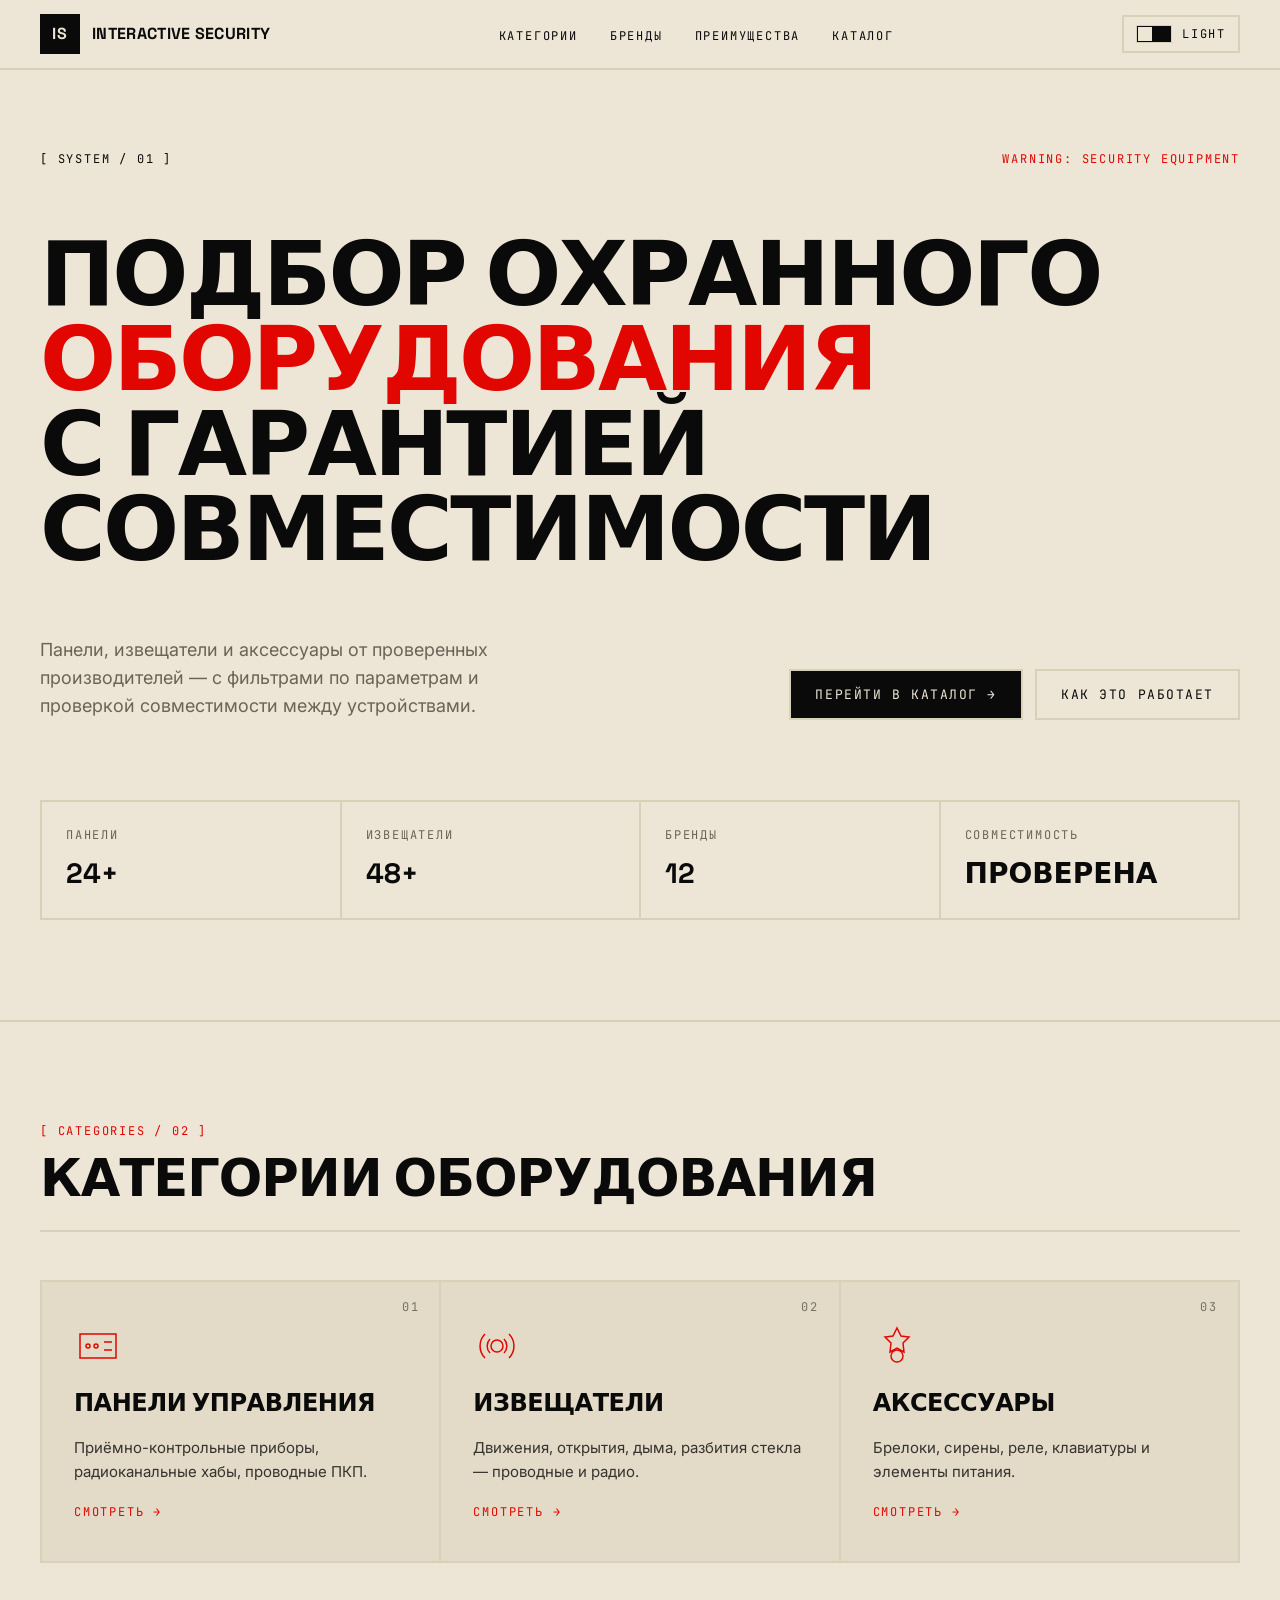
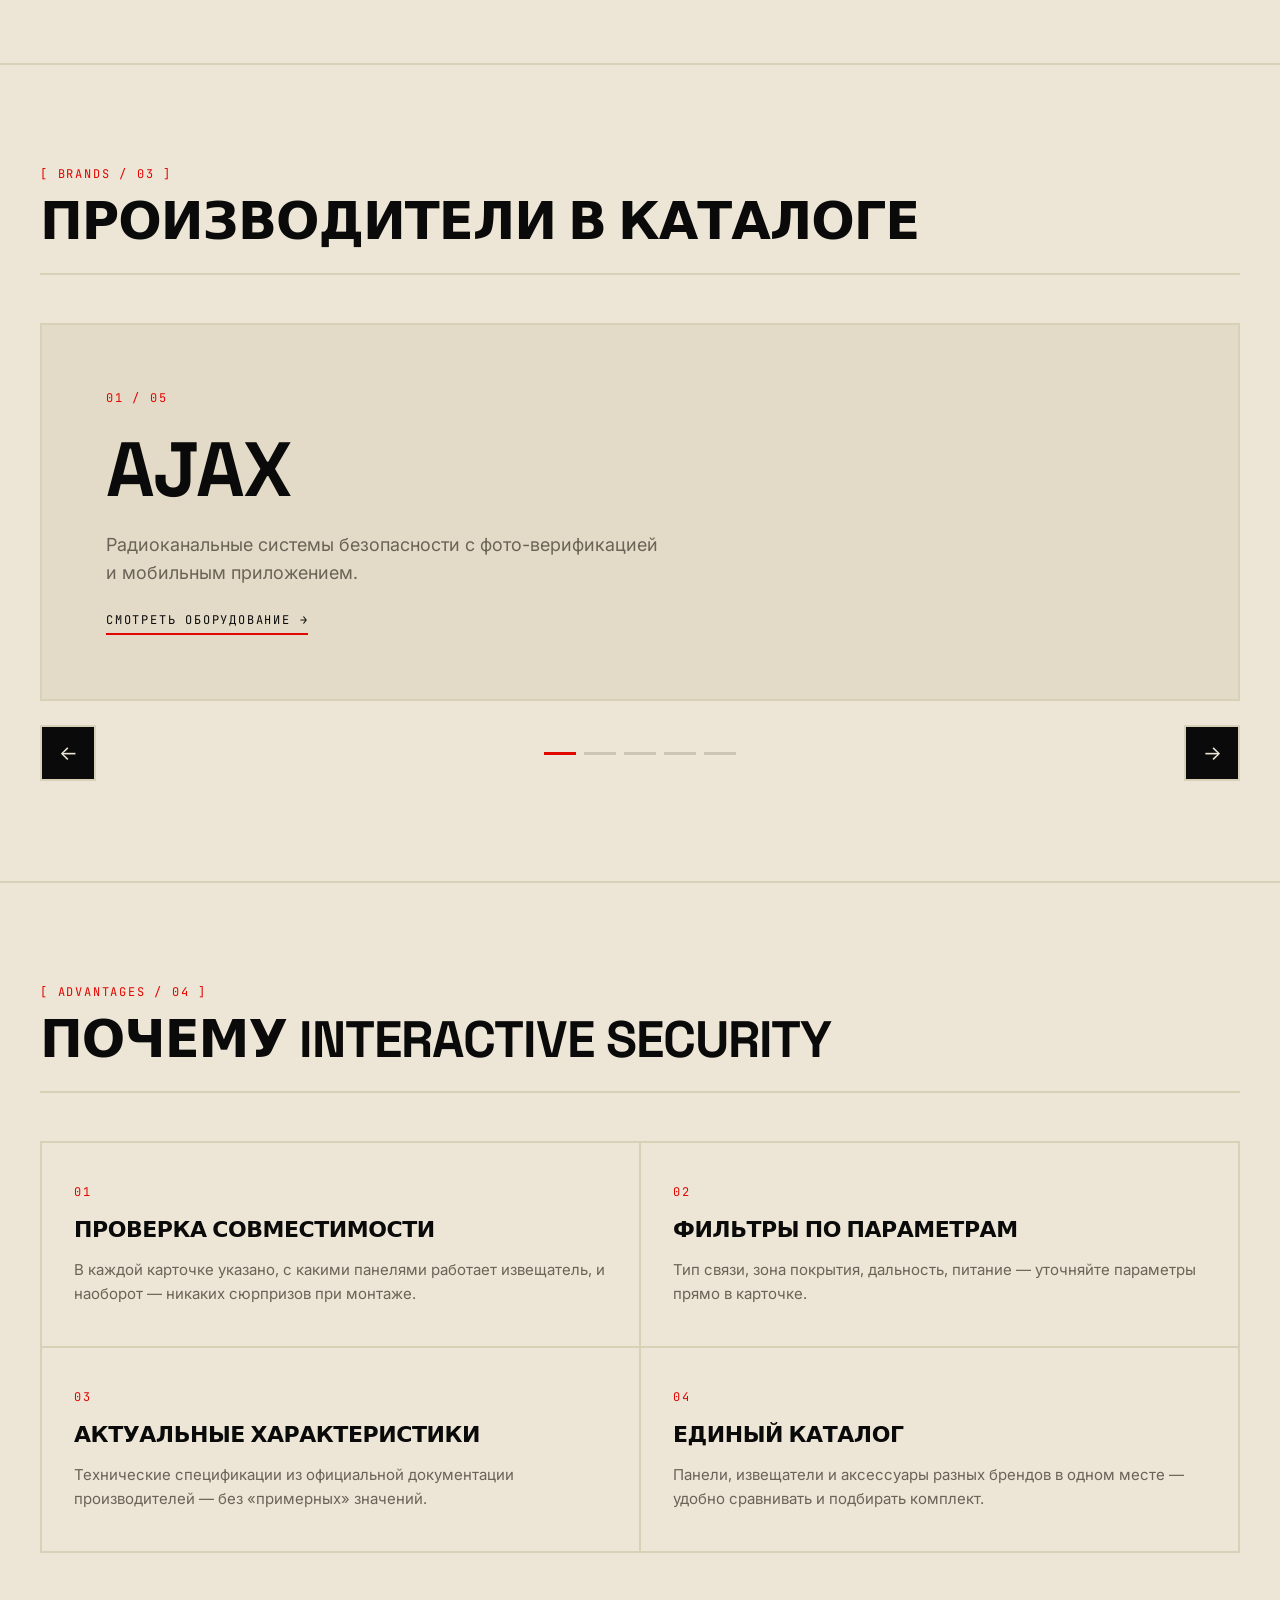
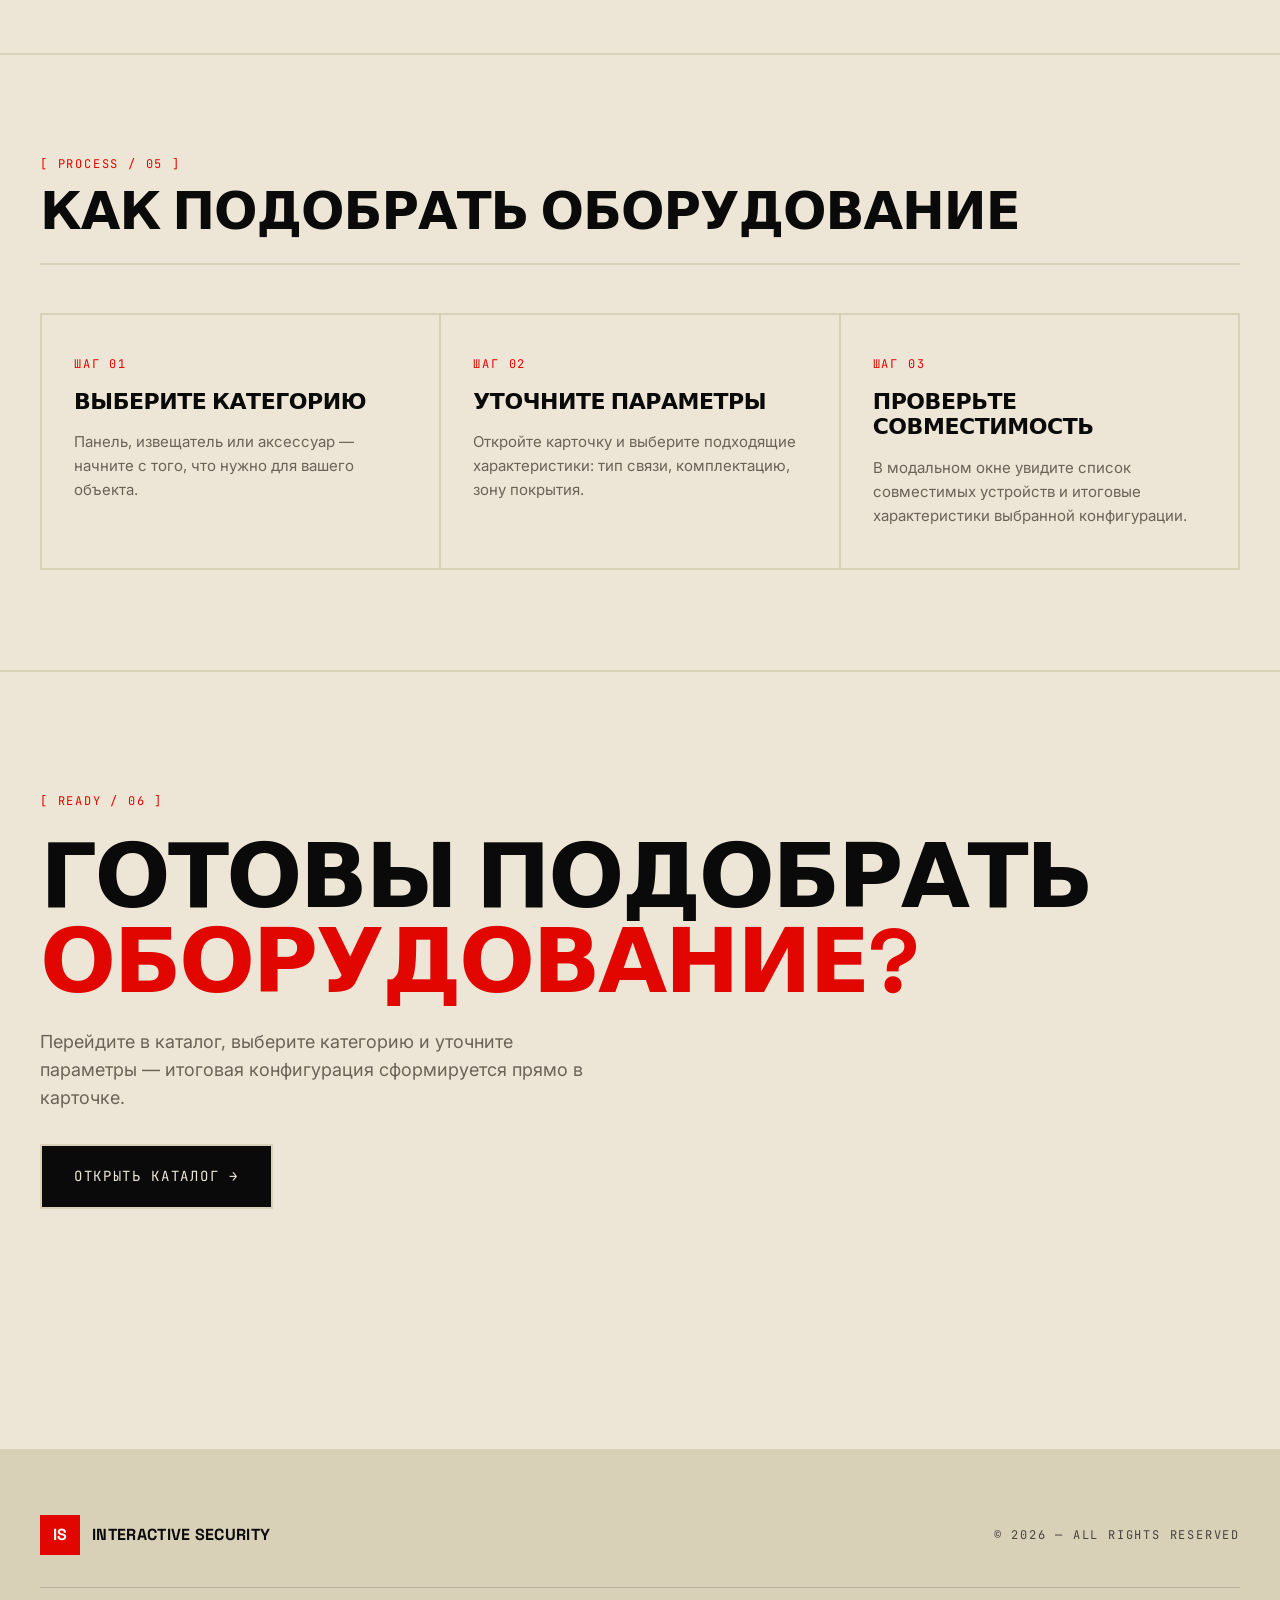
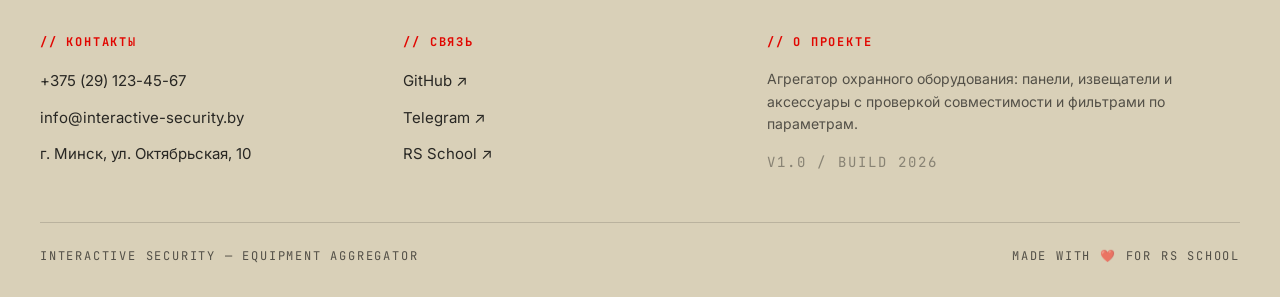
<file: index.html>
<!DOCTYPE html>
<html lang="ru">
<head>
  <meta charset="UTF-8">
  <meta name="viewport" content="width=device-width, initial-scale=1.0">
  <title>Interactive Security — агрегатор охранного оборудования</title>
  <meta name="description" content="Подбор охранного оборудования: панели, извещатели и аксессуары с проверкой совместимости и фильтрами по параметрам.">

  <link rel="icon" href="resources/favicon.svg" type="image/svg+xml">
  <link rel="preconnect" href="https://fonts.googleapis.com">
  <link rel="preconnect" href="https://fonts.gstatic.com" crossorigin>
  <link href="https://fonts.googleapis.com/css2?family=Inter:wght@400;500;600&family=JetBrains+Mono:wght@400;500&family=Space+Grotesk:wght@500;700&display=swap" rel="stylesheet">
  <link rel="stylesheet" href="css/style.css">

  <!-- Anti-FOUC темы -->
  <script>
    (function () {
      var t = localStorage.getItem('theme');
      if (t !== 'light' && t !== 'dark') {
        t = window.matchMedia('(prefers-color-scheme: dark)').matches ? 'dark' : 'light';
      }
      document.documentElement.dataset.theme = t;
    })();
  </script>
</head>
<body>

  <!-- ============ HEADER ============ -->
  <header class="header">
    <div class="header__inner">
      <a href="index.html" class="header__logo" aria-label="Interactive Security — на главную">
        <span class="header__logo-mark">IS</span>
        <span class="header__logo-text">Interactive&nbsp;Security</span>
      </a>

      <nav class="nav" aria-label="Основная навигация">
        <ul class="nav__list">
          <li><a class="nav__link" href="#catalog-preview">Категории</a></li>
          <li><a class="nav__link" href="#brands">Бренды</a></li>
          <li><a class="nav__link" href="#features">Преимущества</a></li>
          <li><a class="nav__link" href="catalog.html">Каталог</a></li>
        </ul>
      </nav>

      <div class="header__actions">
        <button
          class="theme-toggle"
          type="button"
          role="switch"
          aria-checked="false"
          aria-label="Переключить тему"
          data-theme-toggle
        >
          <span class="theme-toggle__track">
            <span class="theme-toggle__thumb"></span>
          </span>
          <span class="theme-toggle__label mono" data-theme-label>LIGHT</span>
        </button>

        <button
          class="burger"
          type="button"
          aria-label="Открыть меню"
          aria-expanded="false"
          aria-controls="mobileMenu"
          data-burger
        >
          <span></span><span></span><span></span>
        </button>
      </div>
    </div>

    <div class="mobile-menu" id="mobileMenu">
      <ul class="mobile-menu__list">
        <li><a href="#catalog-preview">Категории</a></li>
        <li><a href="#brands">Бренды</a></li>
        <li><a href="#features">Преимущества</a></li>
        <li><a href="catalog.html">Каталог</a></li>
      </ul>
    </div>
  </header>

  <main>

    <!-- ============ 1. HERO ============ -->
    <section class="hero" id="hero">
      <div class="container hero__inner">
        <div class="hero__top">
          <span class="mono">[ SYSTEM / 01 ]</span>
          <span class="mono hero__warning">WARNING: SECURITY EQUIPMENT</span>
        </div>

        <h1 class="hero__title">
          Подбор&nbsp;охранного<br>
          <span class="hero__title-accent">оборудования</span><br>
          с&nbsp;гарантией совместимости
        </h1>

        <div class="hero__bottom">
          <p class="hero__lead">
            Панели, извещатели и аксессуары от проверенных производителей —
            с фильтрами по параметрам и проверкой совместимости между устройствами.
          </p>

          <div class="hero__actions">
            <a class="btn" href="catalog.html">Перейти в каталог →</a>
            <a class="btn btn--ghost" href="#features">Как это работает</a>
          </div>
        </div>

        <div class="hero__meta">
          <div class="hero__meta-item">
            <span class="mono hero__meta-label">Панели</span>
            <span class="hero__meta-value">24+</span>
          </div>
          <div class="hero__meta-item">
            <span class="mono hero__meta-label">Извещатели</span>
            <span class="hero__meta-value">48+</span>
          </div>
          <div class="hero__meta-item">
            <span class="mono hero__meta-label">Бренды</span>
            <span class="hero__meta-value">12</span>
          </div>
          <div class="hero__meta-item">
            <span class="mono hero__meta-label">Совместимость</span>
            <span class="hero__meta-value">проверена</span>
          </div>
        </div>
      </div>
    </section>

    <!-- ============ 2. КАТЕГОРИИ ============ -->
    <section class="categories" id="catalog-preview">
      <div class="container">
        <div class="section-head">
          <span class="mono section-head__label">[ CATEGORIES / 02 ]</span>
          <h2 class="section-head__title">Категории оборудования</h2>
        </div>

        <div class="categories__grid">

          <a class="category-card" href="catalog.html#panels">
            <span class="category-card__num mono">01</span>
            <div class="category-card__icon" aria-hidden="true">
              <svg viewBox="0 0 48 48" fill="none" stroke="currentColor" stroke-width="1.5">
                <rect x="6" y="12" width="36" height="24"/>
                <circle cx="14" cy="24" r="2"/>
                <circle cx="22" cy="24" r="2"/>
                <path d="M30 20h8M30 28h8"/>
              </svg>
            </div>
            <h3 class="category-card__title">Панели управления</h3>
            <p class="category-card__desc">
              Приёмно-контрольные приборы, радиоканальные хабы, проводные ПКП.
            </p>
            <span class="category-card__more mono">Смотреть →</span>
          </a>

          <a class="category-card" href="catalog.html#detectors">
            <span class="category-card__num mono">02</span>
            <div class="category-card__icon" aria-hidden="true">
              <svg viewBox="0 0 48 48" fill="none" stroke="currentColor" stroke-width="1.5">
                <circle cx="24" cy="24" r="6"/>
                <path d="M12 12a17 17 0 0 0 0 24M36 12a17 17 0 0 1 0 24"/>
                <path d="M17 17a10 10 0 0 0 0 14M31 17a10 10 0 0 1 0 14"/>
              </svg>
            </div>
            <h3 class="category-card__title">Извещатели</h3>
            <p class="category-card__desc">
              Движения, открытия, дыма, разбития стекла — проводные и радио.
            </p>
            <span class="category-card__more mono">Смотреть →</span>
          </a>

          <a class="category-card" href="catalog.html#accessories">
            <span class="category-card__num mono">03</span>
            <div class="category-card__icon" aria-hidden="true">
              <svg viewBox="0 0 48 48" fill="none" stroke="currentColor" stroke-width="1.5">
                <path d="M24 6l4 8 8 1-6 6 1 9-7-4-7 4 1-9-6-6 8-1z"/>
                <circle cx="24" cy="34" r="6"/>
              </svg>
            </div>
            <h3 class="category-card__title">Аксессуары</h3>
            <p class="category-card__desc">
              Брелоки, сирены, реле, клавиатуры и элементы питания.
            </p>
            <span class="category-card__more mono">Смотреть →</span>
          </a>

        </div>
      </div>
    </section>

    <!-- ============ 3. СЛАЙДЕР БРЕНДОВ ============ -->
    <section class="slider" id="brands">
      <div class="container">
        <div class="section-head">
          <span class="mono section-head__label">[ BRANDS / 03 ]</span>
          <h2 class="section-head__title">Производители в каталоге</h2>
        </div>

        <div class="slider__viewport">
          <ul class="slider__track" data-slider-track>
            <li class="slide">
              <span class="slide__num mono">01 / 05</span>
              <h3 class="slide__brand">Ajax</h3>
              <p class="slide__desc">
                Радиоканальные системы безопасности с фото-верификацией
                и мобильным приложением.
              </p>
              <a class="slide__link mono" href="catalog.html">Смотреть оборудование →</a>
            </li>

            <li class="slide">
              <span class="slide__num mono">02 / 05</span>
              <h3 class="slide__brand">Bolid</h3>
              <p class="slide__desc">
                Российский производитель проводных и радиоканальных систем
                для объектов любого масштаба.
              </p>
              <a class="slide__link mono" href="catalog.html">Смотреть оборудование →</a>
            </li>

            <li class="slide">
              <span class="slide__num mono">03 / 05</span>
              <h3 class="slide__brand">Hikvision</h3>
              <p class="slide__desc">
                Интегрированные решения: видеонаблюдение, СКУД и охранная
                сигнализация в одной экосистеме.
              </p>
              <a class="slide__link mono" href="catalog.html">Смотреть оборудование →</a>
            </li>

            <li class="slide">
              <span class="slide__num mono">04 / 05</span>
              <h3 class="slide__brand">Rielta</h3>
              <p class="slide__desc">
                Широкая линейка извещателей и приёмно-контрольных приборов
                для профессионального монтажа.
              </p>
              <a class="slide__link mono" href="catalog.html">Смотреть оборудование →</a>
            </li>

            <li class="slide">
              <span class="slide__num mono">05 / 05</span>
              <h3 class="slide__brand">DSC</h3>
              <p class="slide__desc">
                Проверенные временем проводные и беспроводные панели
                для дома и бизнеса.
              </p>
              <a class="slide__link mono" href="catalog.html">Смотреть оборудование →</a>
            </li>
          </ul>
        </div>

        <div class="slider__controls">
          <button class="slider__btn" type="button" aria-label="Предыдущий слайд" data-slider-prev>
            ←
          </button>

          <div class="slider__dots" data-slider-dots aria-hidden="true">
            <span class="slider__dot is-active"></span>
            <span class="slider__dot"></span>
            <span class="slider__dot"></span>
            <span class="slider__dot"></span>
            <span class="slider__dot"></span>
          </div>

          <button class="slider__btn" type="button" aria-label="Следующий слайд" data-slider-next>
            →
          </button>
        </div>
      </div>
    </section>

    <!-- ============ 4. ПРЕИМУЩЕСТВА ============ -->
    <section class="features" id="features">
      <div class="container">
        <div class="section-head">
          <span class="mono section-head__label">[ ADVANTAGES / 04 ]</span>
          <h2 class="section-head__title">Почему Interactive Security</h2>
        </div>

        <div class="features__grid">

          <article class="feature">
            <span class="feature__num mono">01</span>
            <h3 class="feature__title">Проверка совместимости</h3>
            <p class="feature__desc">
              В каждой карточке указано, с какими панелями работает
              извещатель, и наоборот — никаких сюрпризов при монтаже.
            </p>
          </article>

          <article class="feature">
            <span class="feature__num mono">02</span>
            <h3 class="feature__title">Фильтры по параметрам</h3>
            <p class="feature__desc">
              Тип связи, зона покрытия, дальность, питание —
              уточняйте параметры прямо в карточке.
            </p>
          </article>

          <article class="feature">
            <span class="feature__num mono">03</span>
            <h3 class="feature__title">Актуальные характеристики</h3>
            <p class="feature__desc">
              Технические спецификации из официальной документации
              производителей — без «примерных» значений.
            </p>
          </article>

          <article class="feature">
            <span class="feature__num mono">04</span>
            <h3 class="feature__title">Единый каталог</h3>
            <p class="feature__desc">
              Панели, извещатели и аксессуары разных брендов
              в одном месте — удобно сравнивать и подбирать комплект.
            </p>
          </article>

        </div>
      </div>
    </section>

    <!-- ============ 5. КАК ПОДОБРАТЬ ============ -->
    <section class="steps" id="how">
      <div class="container">
        <div class="section-head">
          <span class="mono section-head__label">[ PROCESS / 05 ]</span>
          <h2 class="section-head__title">Как подобрать оборудование</h2>
        </div>

        <ol class="steps__list">
          <li class="step">
            <span class="step__num mono">Шаг 01</span>
            <h3 class="step__title">Выберите категорию</h3>
            <p class="step__desc">
              Панель, извещатель или аксессуар — начните с того,
              что нужно для вашего объекта.
            </p>
          </li>

          <li class="step">
            <span class="step__num mono">Шаг 02</span>
            <h3 class="step__title">Уточните параметры</h3>
            <p class="step__desc">
              Откройте карточку и выберите подходящие характеристики:
              тип связи, комплектацию, зону покрытия.
            </p>
          </li>

          <li class="step">
            <span class="step__num mono">Шаг 03</span>
            <h3 class="step__title">Проверьте совместимость</h3>
            <p class="step__desc">
              В модальном окне увидите список совместимых устройств
              и итоговые характеристики выбранной конфигурации.
            </p>
          </li>
        </ol>
      </div>
    </section>

    <!-- ============ 6. CTA ============ -->
    <section class="cta" id="cta">
      <div class="container cta__inner">
        <span class="mono cta__label">[ READY / 06 ]</span>
        <h2 class="cta__title">
          Готовы&nbsp;подобрать<br>
          <span class="cta__title-accent">оборудование?</span>
        </h2>
        <p class="cta__lead">
          Перейдите в каталог, выберите категорию и уточните параметры —
          итоговая конфигурация сформируется прямо в карточке.
        </p>
        <a class="btn btn--lg" href="catalog.html">Открыть каталог →</a>
      </div>
    </section>

  </main>

  <!-- ============ FOOTER ============ -->
  <footer class="footer">
    <div class="container footer__inner">

      <div class="footer__top">
        <a href="index.html" class="footer__logo" aria-label="Interactive Security — на главную">
          <span class="footer__logo-mark">IS</span>
          <span class="footer__logo-text">Interactive&nbsp;Security</span>
        </a>
        <p class="footer__copy mono">© 2026 — ALL RIGHTS RESERVED</p>
      </div>

      <div class="footer__grid">
        <div class="footer__col">
          <h3 class="footer__heading mono">// Контакты</h3>
          <ul class="footer__list">
            <li><a href="tel:+375291234567" class="footer__link">+375 (29) 123-45-67</a></li>
            <li><a href="mailto:info@interactive-security.by" class="footer__link">info@interactive-security.by</a></li>
            <li>
              <a href="https://yandex.by/maps/?text=Минск,ул.Октябрьская,10"
                 target="_blank" rel="noopener noreferrer" class="footer__link">
                г. Минск, ул. Октябрьская, 10
              </a>
            </li>
          </ul>
        </div>

        <div class="footer__col">
          <h3 class="footer__heading mono">// Связь</h3>
          <ul class="footer__list">
            <li><a href="https://github.com/bobscrew" target="_blank" rel="noopener noreferrer" class="footer__link">GitHub ↗</a></li>
            <li><a href="https://t.me/CIUNIT" target="_blank" rel="noopener noreferrer" class="footer__link">Telegram ↗</a></li>
            <li><a href="https://rs.school/" target="_blank" rel="noopener noreferrer" class="footer__link">RS School ↗</a></li>
          </ul>
        </div>

        <div class="footer__col">
          <h3 class="footer__heading mono">// О проекте</h3>
          <p class="footer__text">
            Агрегатор охранного оборудования: панели, извещатели и аксессуары
            с проверкой совместимости и фильтрами по параметрам.
          </p>
          <p class="footer__text mono footer__version">v1.0 / build 2026</p>
        </div>
      </div>

      <div class="footer__bottom">
        <span class="mono">INTERACTIVE SECURITY — EQUIPMENT AGGREGATOR</span>
        <span class="mono">MADE WITH ❤️ FOR RS SCHOOL</span>
      </div>

    </div>
  </footer>

<script type="module">
  import { initTheme } from './js/theme.js';
  import { initSlider } from './js/slider.js';
  import { initBurger } from './js/burger.js';

  initTheme();
  initBurger();
  initSlider();
</script>
</body>
</html>
</file>
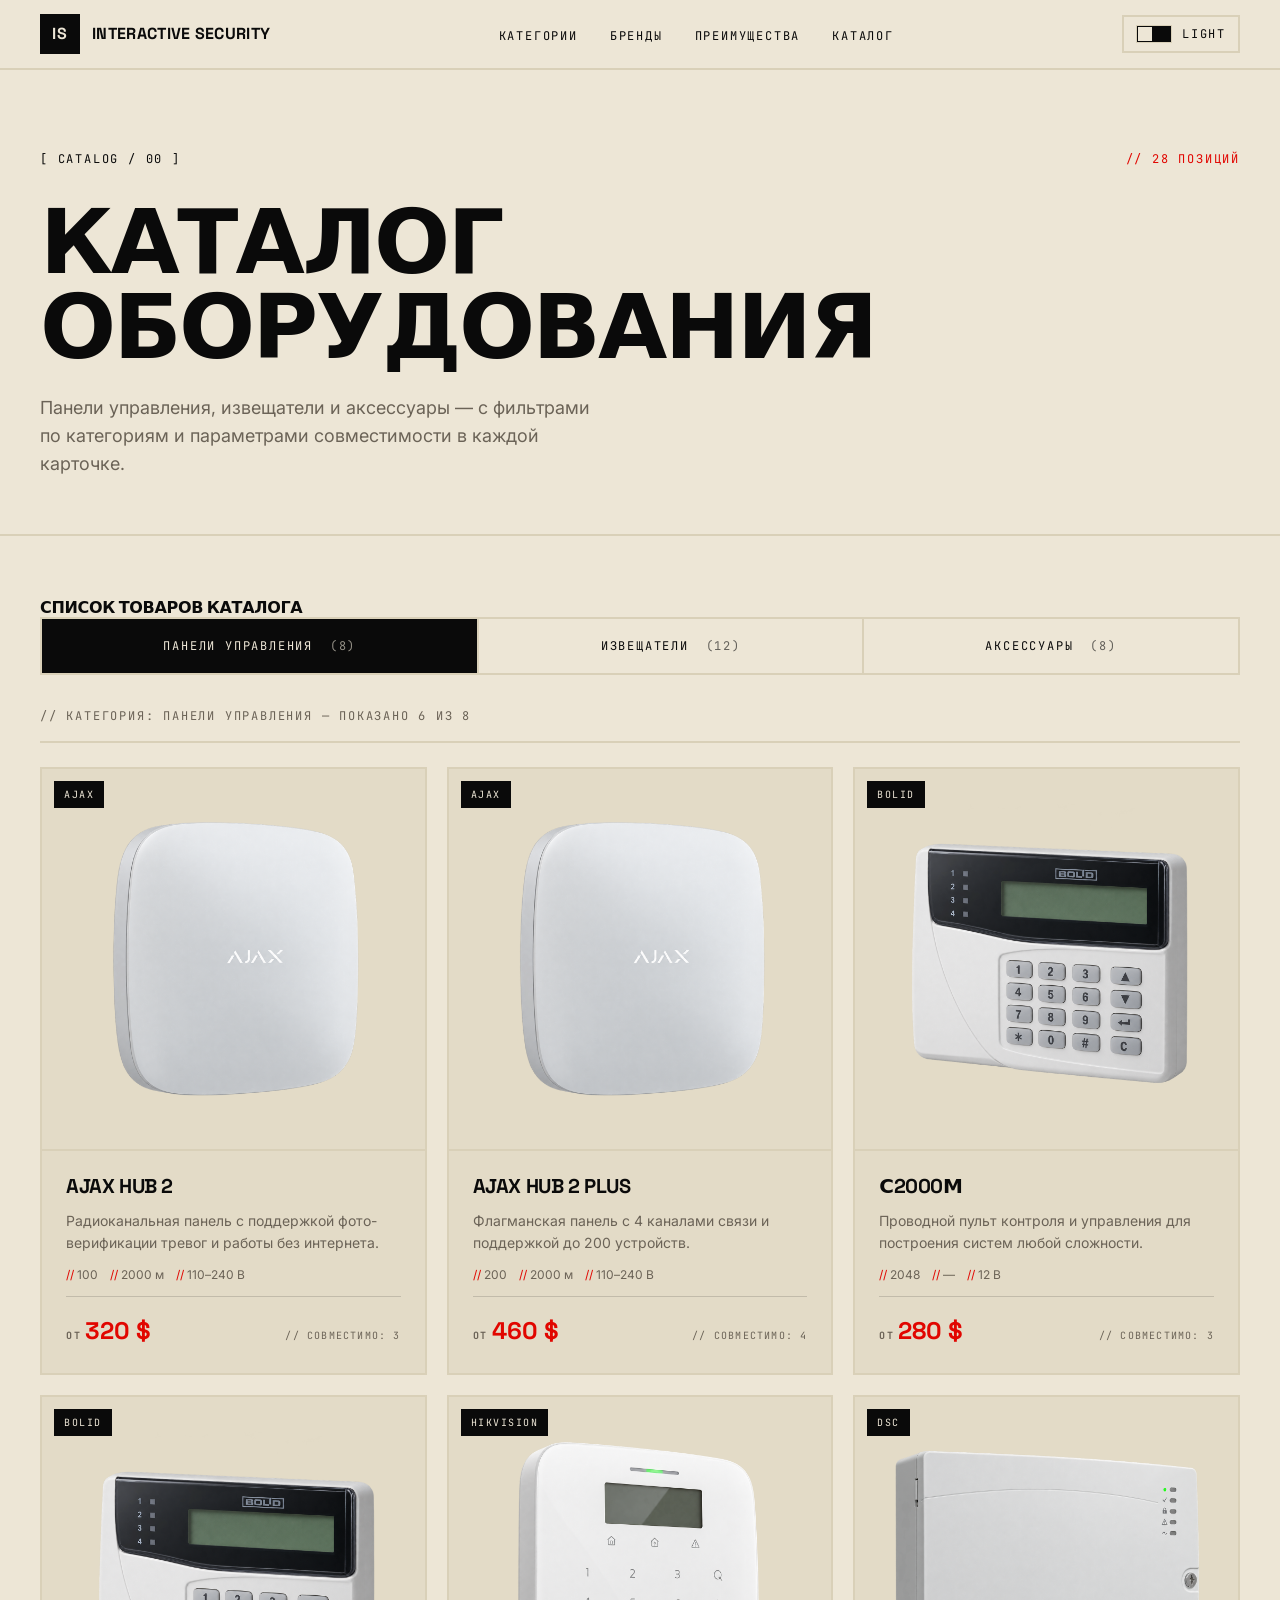
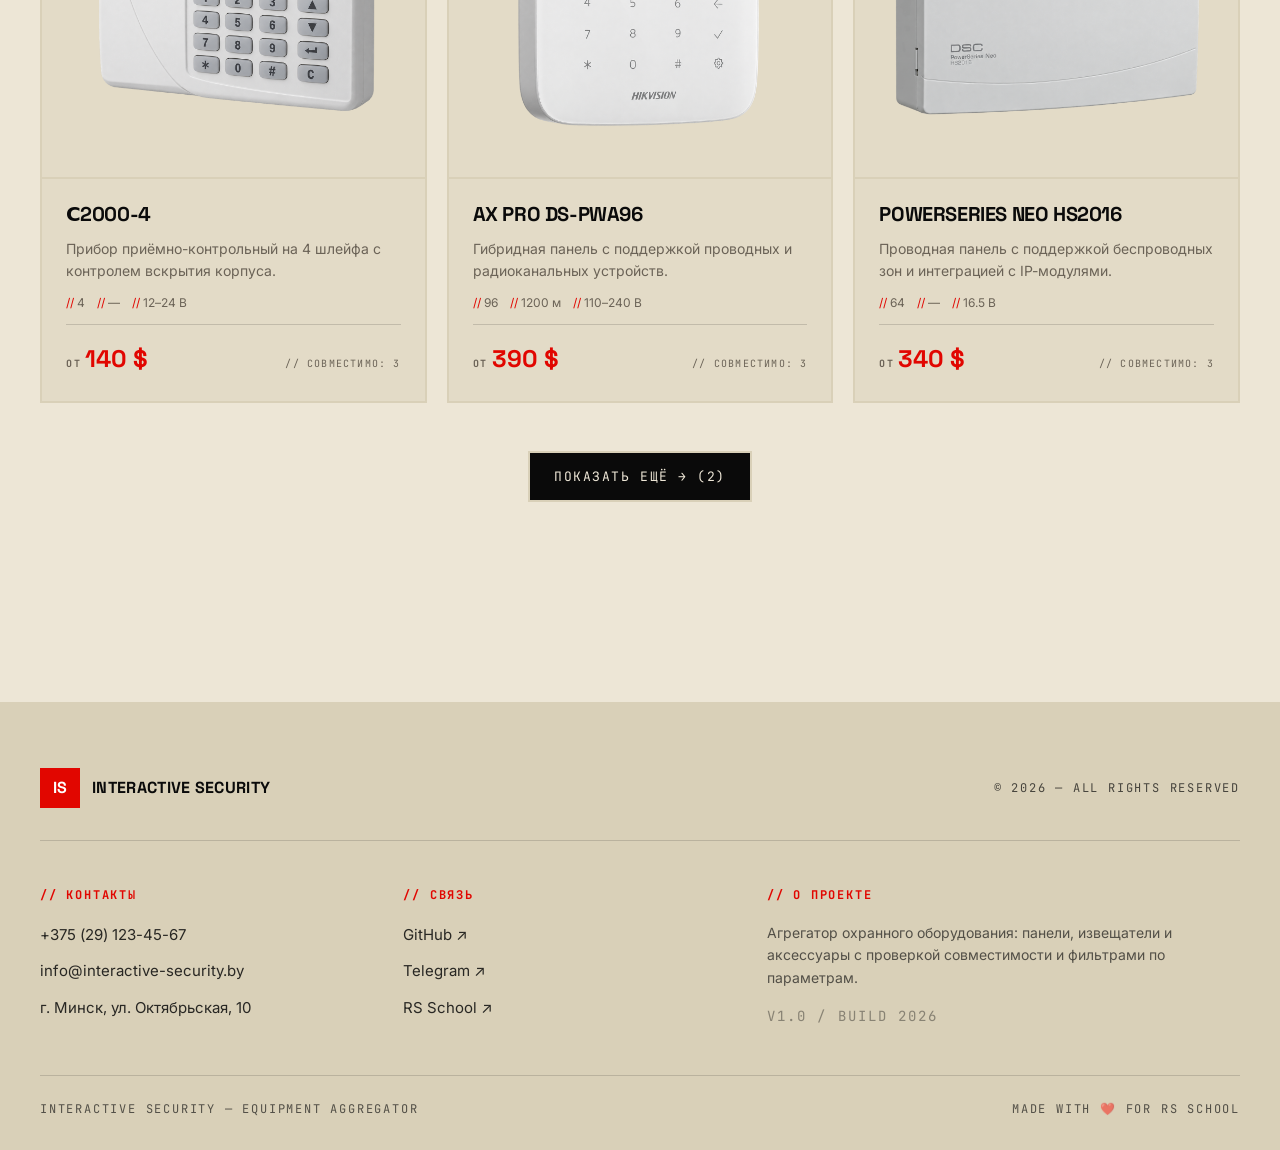
<file: catalog.html>
<!DOCTYPE html>
<html lang="ru">
<head>
  <meta charset="UTF-8">
  <meta name="viewport" content="width=device-width, initial-scale=1.0">
  <title>Каталог оборудования — Interactive Security</title>
  <meta name="description" content="Каталог охранного оборудования: панели управления, извещатели и аксессуары с фильтрами по параметрам.">

  <link rel="icon" href="resources/favicon.svg" type="image/svg+xml">
  <link rel="preconnect" href="https://fonts.googleapis.com">
  <link rel="preconnect" href="https://fonts.gstatic.com" crossorigin>
  <link href="https://fonts.googleapis.com/css2?family=Inter:wght@400;500;600&family=JetBrains+Mono:wght@400;500&family=Space+Grotesk:wght@500;700&display=swap" rel="stylesheet">
  <link rel="stylesheet" href="css/style.css">

  <script>
    (function () {
      var t = localStorage.getItem('theme');
      if (t !== 'light' && t !== 'dark') {
        t = window.matchMedia('(prefers-color-scheme: dark)').matches ? 'dark' : 'light';
      }
      document.documentElement.dataset.theme = t;
    })();
  </script>
</head>
<body>

  <!-- ============ HEADER ============ -->
  <header class="header">
    <div class="header__inner">
      <a href="index.html" class="header__logo" aria-label="Interactive Security — на главную">
        <span class="header__logo-mark">IS</span>
        <span class="header__logo-text">Interactive&nbsp;Security</span>
      </a>

      <nav class="nav" aria-label="Основная навигация">
        <ul class="nav__list">
          <li><a class="nav__link" href="index.html#catalog-preview">Категории</a></li>
          <li><a class="nav__link" href="index.html#brands">Бренды</a></li>
          <li><a class="nav__link" href="index.html#features">Преимущества</a></li>
          <li><a class="nav__link" href="catalog.html" aria-current="page">Каталог</a></li>
        </ul>
      </nav>

      <div class="header__actions">
        <button
          class="theme-toggle"
          type="button"
          role="switch"
          aria-checked="false"
          aria-label="Переключить тему"
          data-theme-toggle
        >
          <span class="theme-toggle__track">
            <span class="theme-toggle__thumb"></span>
          </span>
          <span class="theme-toggle__label mono" data-theme-label>LIGHT</span>
        </button>

        <button
          class="burger"
          type="button"
          aria-label="Открыть меню"
          aria-expanded="false"
          aria-controls="mobileMenu"
          data-burger
        >
          <span></span><span></span><span></span>
        </button>
      </div>
    </div>

    <div class="mobile-menu" id="mobileMenu">
      <ul class="mobile-menu__list">
        <li><a href="index.html#catalog-preview">Категории</a></li>
        <li><a href="index.html#brands">Бренды</a></li>
        <li><a href="index.html#features">Преимущества</a></li>
        <li><a href="catalog.html">Каталог</a></li>
      </ul>
    </div>
  </header>

  <main>

    <!-- ============ HERO КАТАЛОГА ============ -->
    <section class="catalog-hero">
      <div class="container">
        <div class="catalog-hero__top">
          <span class="mono">[ CATALOG / 00 ]</span>
          <span class="mono catalog-hero__count" data-catalog-count>—</span>
        </div>
        <h1 class="catalog-hero__title">Каталог оборудования</h1>
        <p class="catalog-hero__lead">
          Панели управления, извещатели и аксессуары — с фильтрами по категориям
          и параметрами совместимости в каждой карточке.
        </p>
      </div>
    </section>

    <!-- ============ ФИЛЬТРЫ КАТЕГОРИЙ ============ -->
    <section class="catalog" aria-labelledby="catalog-list-title">
      <div class="container">

        <h2 id="catalog-list-title" class="visually-hidden">Список товаров каталога</h2>

        <div class="catalog__filters" role="tablist" aria-label="Категории каталога">
          <!-- категории рендерятся JS-ом из categories -->
        </div>

        <div class="catalog__meta">
          <span class="mono catalog__meta-label" data-catalog-label>
            // Показано: —
          </span>
        </div>

        <!-- Сетка карточек -->
        <div class="catalog__grid" id="catalogGrid" aria-live="polite">
          <!-- карточки рендерятся JS-ом -->
        </div>

        <!-- Кнопка "показать ещё" -->
        <div class="catalog__more-wrap">
          <button
            class="btn catalog__more"
            type="button"
            data-show-more
            hidden
          >
            Показать ещё →
          </button>
        </div>

      </div>
    </section>

  </main>

  <!-- ============ FOOTER ============ -->
  <footer class="footer">
    <div class="container footer__inner">

      <div class="footer__top">
        <a href="index.html" class="footer__logo" aria-label="Interactive Security — на главную">
          <span class="footer__logo-mark">IS</span>
          <span class="footer__logo-text">Interactive&nbsp;Security</span>
        </a>
        <p class="footer__copy mono">© 2026 — ALL RIGHTS RESERVED</p>
      </div>

      <div class="footer__grid">
        <div class="footer__col">
          <h2 class="footer__heading mono">// Контакты</h2>
          <ul class="footer__list">
            <li><a href="tel:+375291234567" class="footer__link">+375 (29) 123-45-67</a></li>
            <li><a href="mailto:info@interactive-security.by" class="footer__link">info@interactive-security.by</a></li>
            <li>
              <a href="https://yandex.by/maps/?text=Минск,ул.Октябрьская,10"
                 target="_blank" rel="noopener noreferrer" class="footer__link">
                г. Минск, ул. Октябрьская, 10
              </a>
            </li>
          </ul>
        </div>

        <div class="footer__col">
          <h3 class="footer__heading mono">// Связь</h3>
          <ul class="footer__list">
            <li><a href="https://github.com/bobscrew" target="_blank" rel="noopener noreferrer" class="footer__link">GitHub ↗</a></li>
            <li><a href="https://t.me/CIUNIT" target="_blank" rel="noopener noreferrer" class="footer__link">Telegram ↗</a></li>
            <li><a href="https://rs.school/" target="_blank" rel="noopener noreferrer" class="footer__link">RS School ↗</a></li>
          </ul>
        </div>

        <div class="footer__col">
          <h2 class="footer__heading mono">// О проекте</h2>
          <p class="footer__text">
            Агрегатор охранного оборудования: панели, извещатели и аксессуары
            с проверкой совместимости и фильтрами по параметрам.
          </p>
          <p class="footer__text mono footer__version">v1.0 / build 2026</p>
        </div>
      </div>

      <div class="footer__bottom">
        <span class="mono">INTERACTIVE SECURITY — EQUIPMENT AGGREGATOR</span>
        <span class="mono">MADE WITH ❤️ FOR RS SCHOOL</span>
      </div>

    </div>
  </footer>

  <!-- МОДАЛЬНОЕ ОКНО -->
  <dialog class="modal" id="productModal" aria-labelledby="modalTitle">
    <div class="modal__inner">
      <button
        class="modal__close"
        type="button"
        aria-label="Закрыть окно"
        data-modal-close
      >
        <span></span><span></span>
      </button>
      <div class="modal__content" data-modal-content></div>
    </div>
  </dialog>

  <script type="module" src="js/catalog.js"></script>
</body>
</html>
</file>
<file: css/style.css>
@import url("reset.css");
@import url("variables.css");
@import url("base.css");
@import url("header.css");
@import url("footer.css");
@import url("home.css");
@import url("catalog.css");
@import url("modal.css");
</file>
